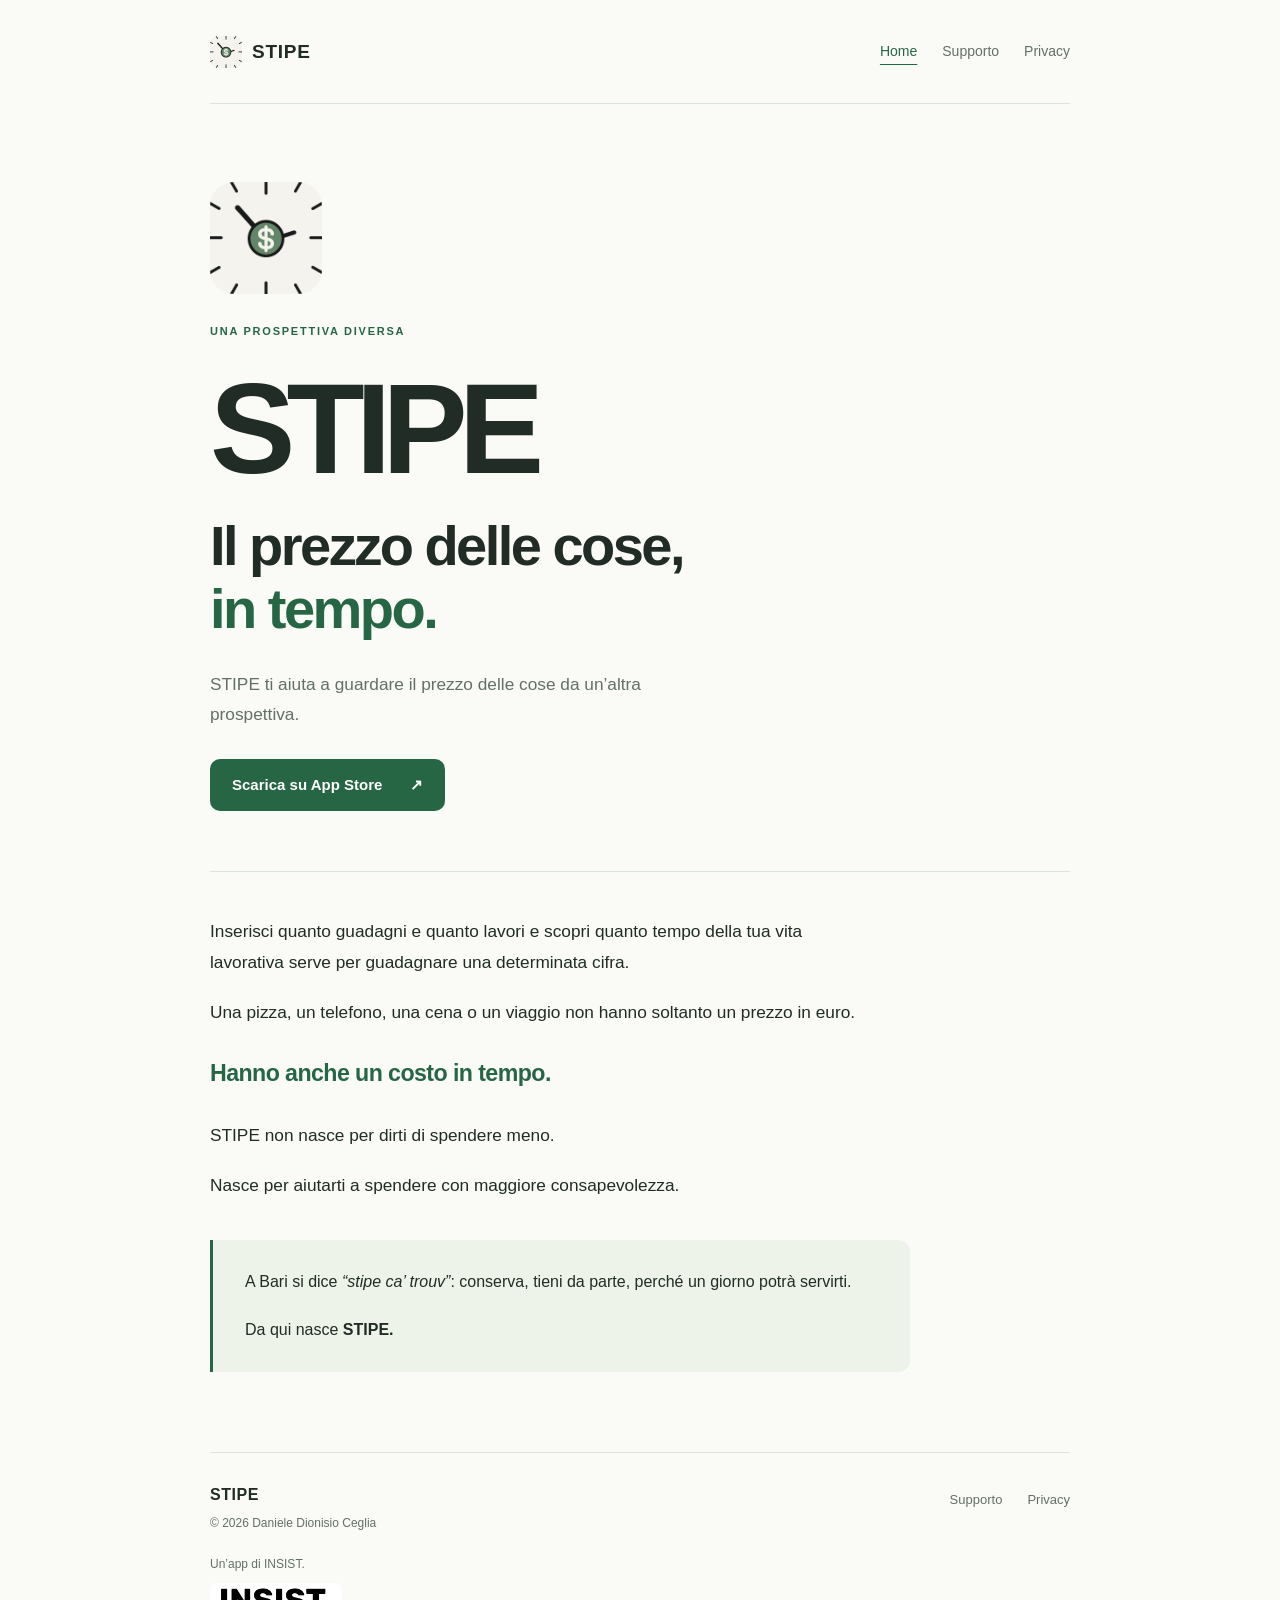
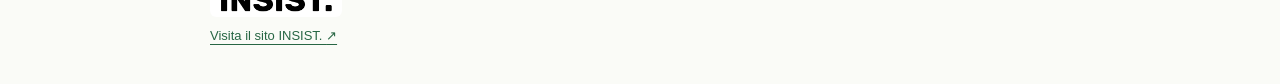
<file: index.html>
<!doctype html>
<html lang="it">
<head>
  <meta charset="utf-8">
  <meta name="viewport" content="width=device-width, initial-scale=1">
  <meta name="color-scheme" content="light dark">
  <meta name="description" content="STIPE ti aiuta a scoprire quanto tempo di lavoro costa ciò che acquisti.">
  <title>STIPE — Il prezzo delle cose, in tempo.</title>
  <link rel="stylesheet" href="style.css?v=20261024-insist">
  <link rel="icon" type="image/png" href="assets/stipe-icon.png">
  <link rel="apple-touch-icon" href="assets/stipe-icon.png">
</head>
<body>
  <a class="skip-link" href="#contenuto">Vai al contenuto</a>
  <header class="site-header wrap">
    <a class="brand" href="index.html" aria-label="STIPE — Home"><img class="brand-icon" src="assets/stipe-icon.png" width="32" height="32" alt="">STIPE</a>
    <nav aria-label="Navigazione principale"><a href="index.html" aria-current="page">Home</a><a href="supporto.html">Supporto</a><a href="privacy.html">Privacy</a></nav>
  </header>
  <main id="contenuto" class="wrap home">
    <section class="hero" aria-labelledby="titolo">
      <img class="hero-icon" src="assets/stipe-icon.png" width="112" height="112" alt="Icona ufficiale STIPE: un orologio con simbolo del dollaro">
      <p class="eyebrow">UNA PROSPETTIVA DIVERSA</p>
      <h1 id="titolo">STIPE</h1>
      <p class="tagline">Il prezzo delle cose,<br><span>in tempo.</span></p>
      <p class="hero-intro">STIPE ti aiuta a guardare il prezzo delle cose da un’altra prospettiva.</p>
      <a class="button" href="https://apps.apple.com/app/id6821166747">Scarica su App Store <span aria-hidden="true">↗</span></a>
    </section>
    <section class="story" aria-label="L’idea di STIPE">
      <p>Inserisci quanto guadagni e quanto lavori e scopri quanto tempo della tua vita lavorativa serve per guadagnare una determinata cifra.</p>
      <p>Una pizza, un telefono, una cena o un viaggio non hanno soltanto un prezzo in euro.</p>
      <p class="statement">Hanno anche un costo in tempo.</p>
      <p>STIPE non nasce per dirti di spendere meno.</p>
      <p>Nasce per aiutarti a spendere con maggiore consapevolezza.</p>
    </section>
    <aside class="origin" aria-label="Da dove nasce il nome">
      <p>A Bari si dice <em>“stipe ca’ trouv”</em>: conserva, tieni da parte, perché un giorno potrà servirti.</p>
      <p>Da qui nasce <strong>STIPE.</strong></p>
    </aside></main>
  <footer class="site-footer wrap">
    <div><a class="footer-brand" href="index.html">STIPE</a><p>© 2026 Daniele Dionisio Ceglia</p>
      <div class="publisher"><p>Un’app di INSIST.</p><a class="publisher-logo" href="https://insist-company.github.io/" aria-label="INSIST. — Sito istituzionale"><img src="assets/insist-logo.png" alt="INSIST." width="132" height="34" loading="lazy"></a><a class="publisher-link" href="https://insist-company.github.io/">Visita il sito INSIST. <span aria-hidden="true">↗</span></a></div></div>
    <nav aria-label="Navigazione nel footer"><a href="supporto.html">Supporto</a><a href="privacy.html">Privacy</a></nav>
  </footer>
</body>
</html>
</file>
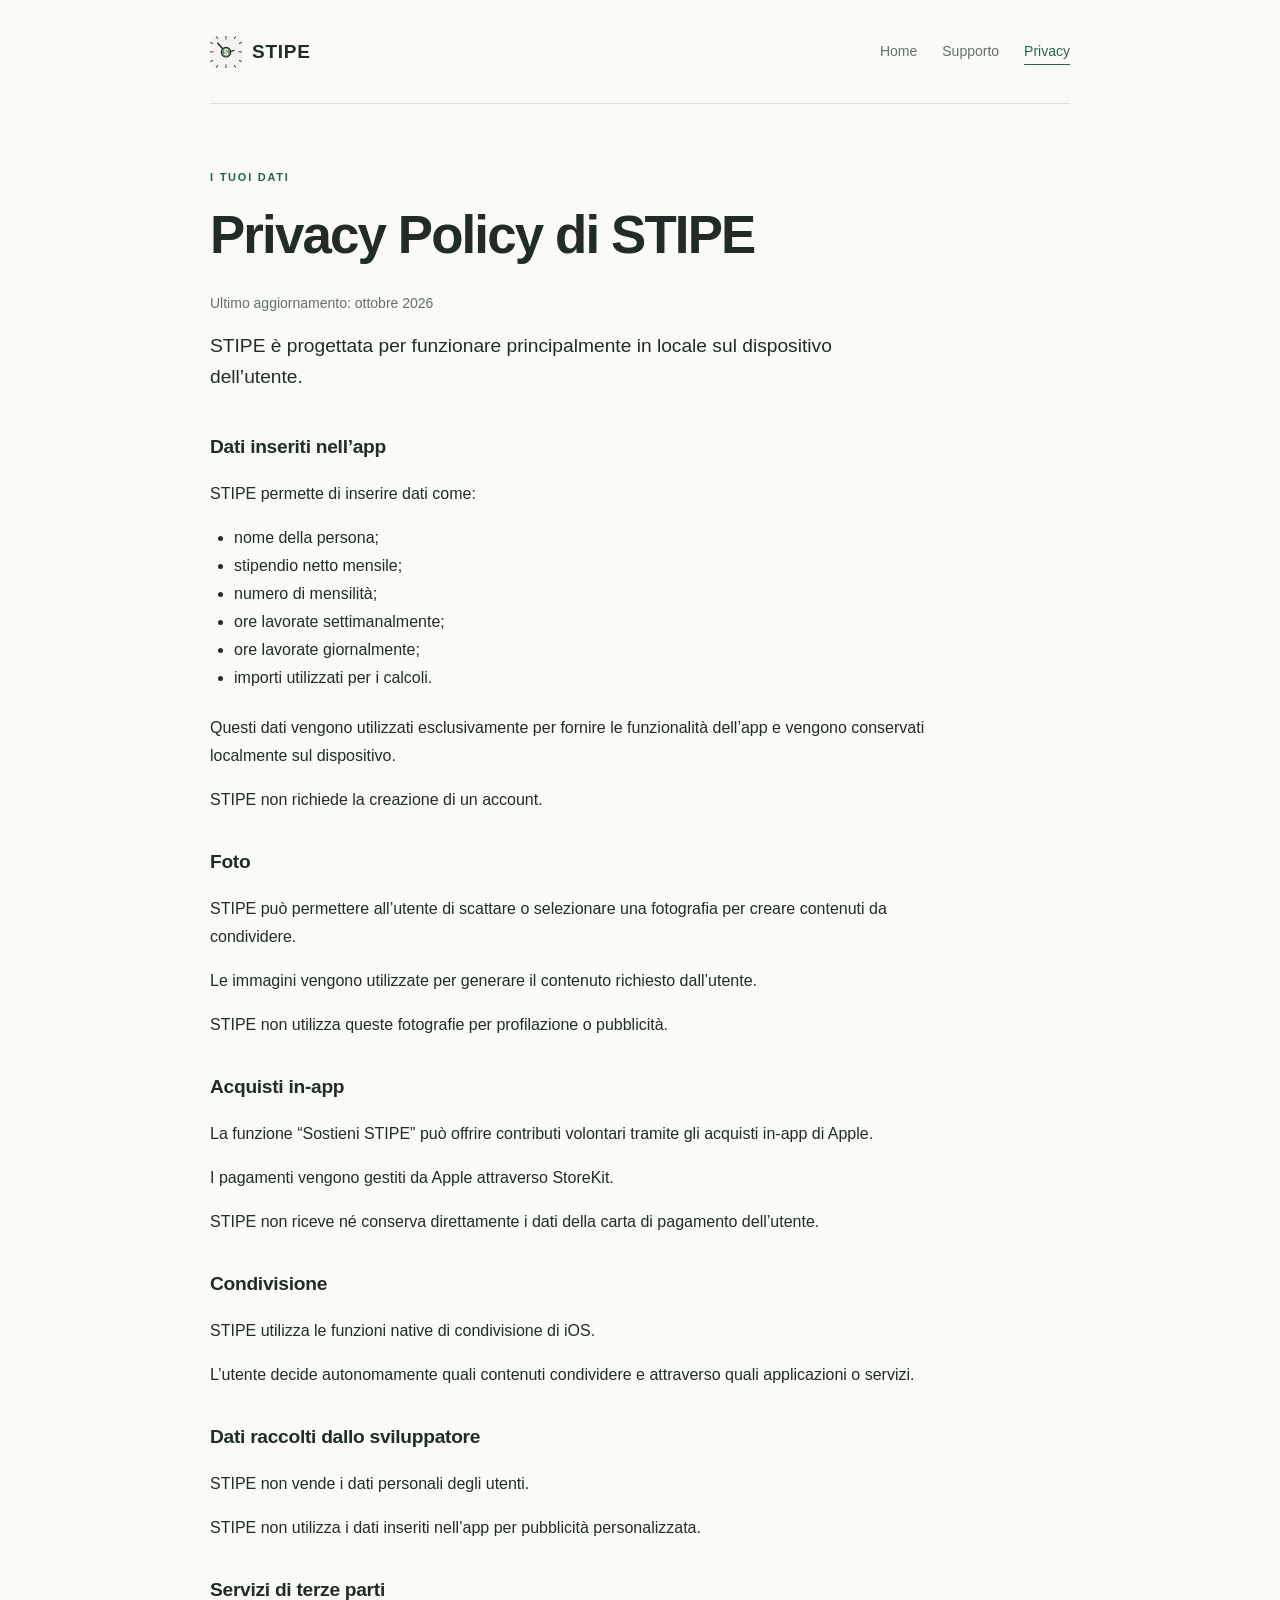
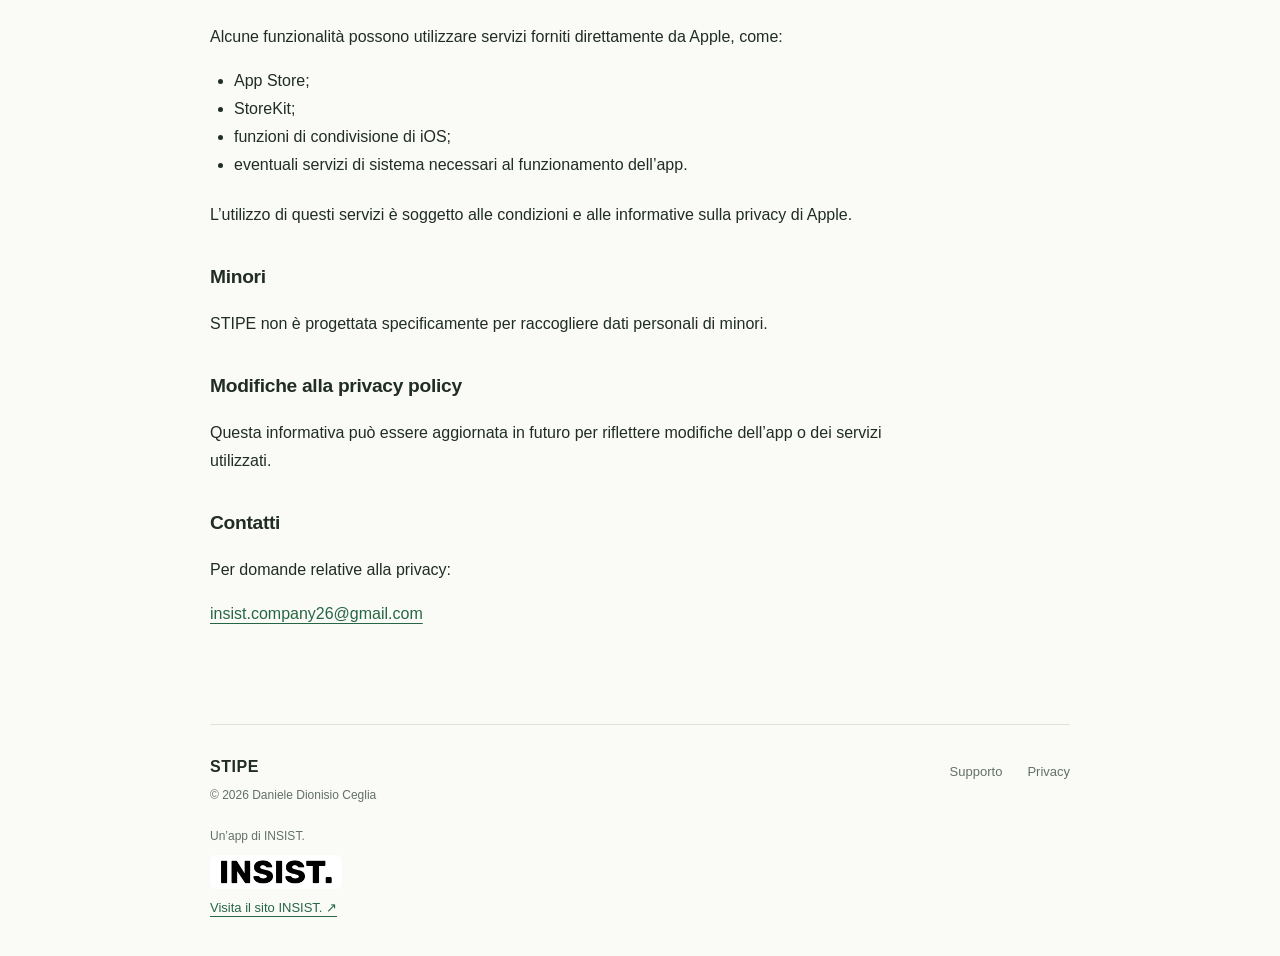
<file: privacy.html>
<!doctype html>
<html lang="it">
<head>
  <meta charset="utf-8">
  <meta name="viewport" content="width=device-width, initial-scale=1">
  <meta name="color-scheme" content="light dark">
  <meta name="description" content="Informativa sulla privacy di STIPE: dati locali, fotografie, acquisti in-app e contatti.">
  <title>Privacy Policy di STIPE</title>
  <link rel="stylesheet" href="style.css?v=20261024-insist">
  <link rel="icon" type="image/png" href="assets/stipe-icon.png">
  <link rel="apple-touch-icon" href="assets/stipe-icon.png">
</head>
<body>
  <a class="skip-link" href="#contenuto">Vai al contenuto</a>
  <header class="site-header wrap">
    <a class="brand" href="index.html" aria-label="STIPE — Home"><img class="brand-icon" src="assets/stipe-icon.png" width="32" height="32" alt="">STIPE</a>
    <nav aria-label="Navigazione principale"><a href="index.html">Home</a><a href="supporto.html">Supporto</a><a href="privacy.html" aria-current="page">Privacy</a></nav>
  </header>
  <main id="contenuto" class="wrap legal"><div class="page-heading"><p class="eyebrow">I TUOI DATI</p><h1>Privacy Policy di STIPE</h1><p class="updated">Ultimo aggiornamento: ottobre 2026</p><p class="lead">STIPE è progettata per funzionare principalmente in locale sul dispositivo dell’utente.</p></div><section><h2>Dati inseriti nell’app</h2><p>STIPE permette di inserire dati come:</p><ul><li>nome della persona;</li><li>stipendio netto mensile;</li><li>numero di mensilità;</li><li>ore lavorate settimanalmente;</li><li>ore lavorate giornalmente;</li><li>importi utilizzati per i calcoli.</li></ul><p>Questi dati vengono utilizzati esclusivamente per fornire le funzionalità dell’app e vengono conservati localmente sul dispositivo.</p><p>STIPE non richiede la creazione di un account.</p></section><section><h2>Foto</h2><p>STIPE può permettere all’utente di scattare o selezionare una fotografia per creare contenuti da condividere.</p><p>Le immagini vengono utilizzate per generare il contenuto richiesto dall’utente.</p><p>STIPE non utilizza queste fotografie per profilazione o pubblicità.</p></section><section><h2>Acquisti in-app</h2><p>La funzione “Sostieni STIPE” può offrire contributi volontari tramite gli acquisti in-app di Apple.</p><p>I pagamenti vengono gestiti da Apple attraverso StoreKit.</p><p>STIPE non riceve né conserva direttamente i dati della carta di pagamento dell’utente.</p></section><section><h2>Condivisione</h2><p>STIPE utilizza le funzioni native di condivisione di iOS.</p><p>L’utente decide autonomamente quali contenuti condividere e attraverso quali applicazioni o servizi.</p></section><section><h2>Dati raccolti dallo sviluppatore</h2><p>STIPE non vende i dati personali degli utenti.</p><p>STIPE non utilizza i dati inseriti nell’app per pubblicità personalizzata.</p></section><section><h2>Servizi di terze parti</h2><p>Alcune funzionalità possono utilizzare servizi forniti direttamente da Apple, come:</p><ul><li>App Store;</li><li>StoreKit;</li><li>funzioni di condivisione di iOS;</li><li>eventuali servizi di sistema necessari al funzionamento dell’app.</li></ul><p>L’utilizzo di questi servizi è soggetto alle condizioni e alle informative sulla privacy di Apple.</p></section><section><h2>Minori</h2><p>STIPE non è progettata specificamente per raccogliere dati personali di minori.</p></section><section><h2>Modifiche alla privacy policy</h2><p>Questa informativa può essere aggiornata in futuro per riflettere modifiche dell’app o dei servizi utilizzati.</p></section><section><h2>Contatti</h2><p>Per domande relative alla privacy:</p><p><a href="mailto:insist.company26@gmail.com">insist.company26@gmail.com</a></p></section></main>
  <footer class="site-footer wrap">
    <div><a class="footer-brand" href="index.html">STIPE</a><p>© 2026 Daniele Dionisio Ceglia</p>
      <div class="publisher"><p>Un’app di INSIST.</p><a class="publisher-logo" href="https://insist-company.github.io/" aria-label="INSIST. — Sito istituzionale"><img src="assets/insist-logo.png" alt="INSIST." width="132" height="34" loading="lazy"></a><a class="publisher-link" href="https://insist-company.github.io/">Visita il sito INSIST. <span aria-hidden="true">↗</span></a></div></div>
    <nav aria-label="Navigazione nel footer"><a href="supporto.html">Supporto</a><a href="privacy.html">Privacy</a></nav>
  </footer>
</body>
</html>
</file>
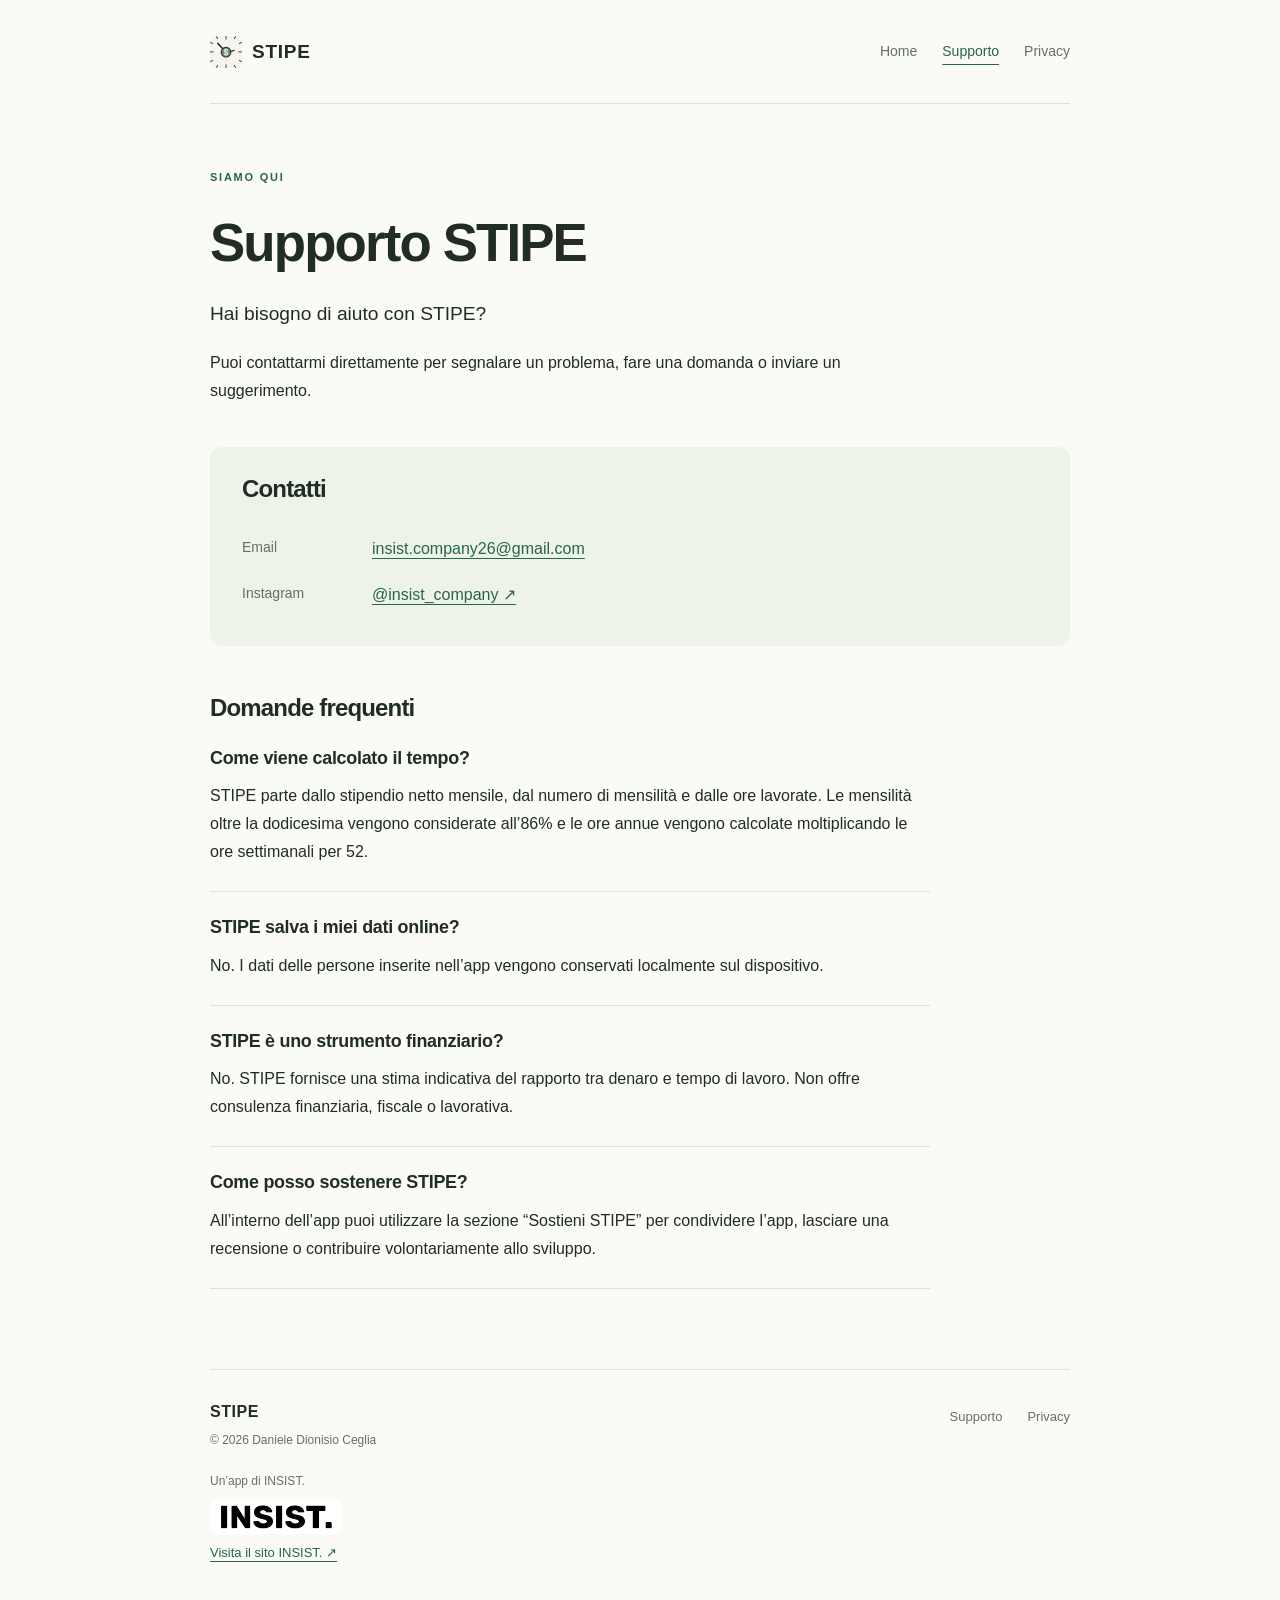
<file: supporto.html>
<!doctype html>
<html lang="it">
<head>
  <meta charset="utf-8">
  <meta name="viewport" content="width=device-width, initial-scale=1">
  <meta name="color-scheme" content="light dark">
  <meta name="description" content="Contatta lo sviluppatore di STIPE e trova le risposte alle domande frequenti.">
  <title>Supporto STIPE</title>
  <link rel="stylesheet" href="style.css?v=20261024-insist">
  <link rel="icon" type="image/png" href="assets/stipe-icon.png">
  <link rel="apple-touch-icon" href="assets/stipe-icon.png">
</head>
<body>
  <a class="skip-link" href="#contenuto">Vai al contenuto</a>
  <header class="site-header wrap">
    <a class="brand" href="index.html" aria-label="STIPE — Home"><img class="brand-icon" src="assets/stipe-icon.png" width="32" height="32" alt="">STIPE</a>
    <nav aria-label="Navigazione principale"><a href="index.html">Home</a><a href="supporto.html" aria-current="page">Supporto</a><a href="privacy.html">Privacy</a></nav>
  </header>
  <main id="contenuto" class="wrap ">
    <div class="page-heading"><p class="eyebrow">SIAMO QUI</p><h1>Supporto STIPE</h1><p class="lead">Hai bisogno di aiuto con STIPE?</p><p>Puoi contattarmi direttamente per segnalare un problema, fare una domanda o inviare un suggerimento.</p></div>
    <section class="contact-box"><h2>Contatti</h2><dl><div><dt>Email</dt><dd><a href="mailto:insist.company26@gmail.com">insist.company26@gmail.com</a></dd></div><div><dt>Instagram</dt><dd><a href="https://www.instagram.com/insist_company/" target="_blank" rel="noopener noreferrer">@insist_company <span aria-hidden="true">↗</span><span class="sr-only"> (si apre in una nuova scheda)</span></a></dd></div></dl></section>
    <section class="faq"><h2>Domande frequenti</h2><article><h3>Come viene calcolato il tempo?</h3><p>STIPE parte dallo stipendio netto mensile, dal numero di mensilità e dalle ore lavorate. Le mensilità oltre la dodicesima vengono considerate all’86% e le ore annue vengono calcolate moltiplicando le ore settimanali per 52.</p></article><article><h3>STIPE salva i miei dati online?</h3><p>No. I dati delle persone inserite nell’app vengono conservati localmente sul dispositivo.</p></article><article><h3>STIPE è uno strumento finanziario?</h3><p>No. STIPE fornisce una stima indicativa del rapporto tra denaro e tempo di lavoro. Non offre consulenza finanziaria, fiscale o lavorativa.</p></article><article><h3>Come posso sostenere STIPE?</h3><p>All’interno dell’app puoi utilizzare la sezione “Sostieni STIPE” per condividere l’app, lasciare una recensione o contribuire volontariamente allo sviluppo.</p></article></section></main>
  <footer class="site-footer wrap">
    <div><a class="footer-brand" href="index.html">STIPE</a><p>© 2026 Daniele Dionisio Ceglia</p>
      <div class="publisher"><p>Un’app di INSIST.</p><a class="publisher-logo" href="https://insist-company.github.io/" aria-label="INSIST. — Sito istituzionale"><img src="assets/insist-logo.png" alt="INSIST." width="132" height="34" loading="lazy"></a><a class="publisher-link" href="https://insist-company.github.io/">Visita il sito INSIST. <span aria-hidden="true">↗</span></a></div></div>
    <nav aria-label="Navigazione nel footer"><a href="supporto.html">Supporto</a><a href="privacy.html">Privacy</a></nav>
  </footer>
</body>
</html>
</file>
<file: style.css>
:root{color-scheme:light dark;--bg:#fafbf7;--text:#202c25;--muted:#637067;--green:#276644;--soft:#edf3e9;--line:#dce4d9;--on-green:#fff;--focus:#925117;font-family:-apple-system,BlinkMacSystemFont,"Segoe UI",sans-serif;font-size:16px}*{box-sizing:border-box}body{margin:0;background:var(--bg);color:var(--text);line-height:1.75;-webkit-font-smoothing:antialiased}.wrap{width:min(100% - 48px,860px);margin-inline:auto}a{color:var(--green);text-underline-offset:4px;text-decoration-thickness:1px}a:hover{text-decoration-thickness:2px}a:focus-visible{outline:3px solid var(--focus);outline-offset:5px;border-radius:3px}.site-header{display:flex;align-items:center;justify-content:space-between;gap:24px;min-height:104px;border-bottom:1px solid var(--line)}.brand{display:inline-flex;align-items:center;gap:10px;color:var(--text);font-size:19px;font-weight:800;letter-spacing:.04em;text-decoration:none}.brand-mark{display:grid;place-items:center;width:32px;height:32px;background:var(--green);color:var(--on-green);border-radius:9px;font-size:26px;line-height:1;font-weight:650}nav{display:flex;gap:25px}nav a{color:var(--muted);font-size:14px;text-decoration:none;padding-block:8px}nav a[aria-current=page]{color:var(--green);text-decoration:underline;text-underline-offset:8px}main{padding-block:64px 80px;min-height:65vh}h1,h2,h3,p{margin-top:0}h1,h2,h3{line-height:1.2;letter-spacing:-.035em}h1{font-size:clamp(2.2rem,6vw,3.3rem);margin-bottom:24px;font-weight:750}h2{font-size:1.5rem;margin-bottom:22px}h3{font-size:1.12rem;letter-spacing:-.015em;margin-bottom:13px}p{margin-bottom:20px}.eyebrow{font-size:11px;font-weight:750;letter-spacing:.16em;color:var(--green);margin-bottom:24px}.hero{padding-block:14px 60px;border-bottom:1px solid var(--line)}.hero h1{font-size:clamp(4.8rem,16vw,8rem);letter-spacing:-.07em;line-height:1;margin:0 0 22px}.tagline{font-size:clamp(2rem,6vw,3.5rem);line-height:1.12;letter-spacing:-.045em;font-weight:600;margin-bottom:28px}.tagline span{color:var(--green)}.hero-intro{max-width:460px;font-size:1.08rem;color:var(--muted);margin-bottom:30px}.button{display:inline-flex;align-items:center;justify-content:space-between;gap:28px;background:var(--green);color:var(--on-green);padding:13px 22px;border-radius:10px;font-size:15px;font-weight:600;text-decoration:none}.button:hover{filter:brightness(1.08)}.story{max-width:660px;padding-top:44px;font-size:1.08rem}.statement{font-size:1.45rem;font-weight:650;letter-spacing:-.025em;color:var(--green);margin-block:26px}.origin{margin-top:40px;padding:28px 32px;border-left:3px solid var(--green);border-radius:0 12px 12px 0;background:var(--soft);max-width:700px}.origin p:last-child{margin-bottom:0}.page-heading{max-width:700px;margin-bottom:42px}.lead{font-size:1.2rem;line-height:1.6}.contact-box{background:var(--soft);padding:28px 32px;border-radius:12px;margin-bottom:48px}dl{margin:0}dl div{display:grid;grid-template-columns:110px 1fr;gap:20px;padding-block:9px}dt{color:var(--muted);font-size:14px}dd{margin:0;overflow-wrap:anywhere}.faq article{padding-block:25px;border-bottom:1px solid var(--line);max-width:720px}.faq article p{margin-bottom:0}.faq>h2{margin-bottom:0}.legal section{max-width:720px;margin-top:36px}.legal h2{font-size:1.2rem;letter-spacing:-.015em}.legal p{margin-bottom:16px}.updated{font-size:14px;color:var(--muted)}ul{padding-left:24px;margin-bottom:22px}.site-footer{border-top:1px solid var(--line);padding-block:28px 36px;display:flex;align-items:flex-start;justify-content:space-between;gap:24px}.footer-brand{font-weight:750;color:var(--text);text-decoration:none;letter-spacing:.035em}.site-footer p{font-size:12px;color:var(--muted);margin:4px 0 0}.site-footer nav a{font-size:13px}.skip-link{position:absolute;top:8px;left:24px;transform:translateY(-160%);background:var(--bg);padding:8px 12px;z-index:2}.skip-link:focus{transform:none}.sr-only{position:absolute;width:1px;height:1px;padding:0;overflow:hidden;clip:rect(0,0,0,0);white-space:nowrap;border:0}@media(max-width:520px){.wrap{width:calc(100% - 40px)}.site-header{min-height:90px;gap:14px}.brand{font-size:16px;gap:7px}.brand-mark{width:27px;height:27px;font-size:23px}nav{gap:16px}nav a{font-size:13px}main{padding-block:42px 56px}.hero{padding-top:8px;padding-bottom:40px}.hero h1{margin-bottom:22px}.story{padding-top:32px}.origin,.contact-box{padding:24px}.site-footer{flex-direction:column;gap:14px}dl div{grid-template-columns:1fr;gap:0;padding-block:10px}h1{overflow-wrap:break-word}}@media(prefers-color-scheme:dark){:root{--bg:#141b17;--text:#edf2ea;--muted:#a8b5aa;--green:#a4d88b;--soft:#202d22;--line:#354337;--on-green:#142512;--focus:#f0bf81}}

/* Icona ufficiale e adattamento della navigazione su schermi stretti. */
.brand-icon{display:block;width:32px;height:32px;border-radius:8px;flex-shrink:0}.hero-icon{display:block;width:112px;height:112px;border-radius:24px;margin-bottom:28px}.site-header{flex-wrap:wrap;padding-block:20px}nav{flex-wrap:wrap}.legal a{overflow-wrap:anywhere}@media(max-width:520px){.brand-icon{width:28px;height:28px;border-radius:7px}.hero-icon{width:88px;height:88px;border-radius:20px}}

.publisher{margin-top:20px;display:flex;flex-direction:column;align-items:flex-start;gap:8px}.publisher p{margin:0}.publisher-logo{display:block;background:#fff;border-radius:6px;overflow:hidden}.publisher-logo img{display:block;width:132px;height:34px;object-fit:cover;object-position:center}.publisher-link{font-size:13px}
</file>
